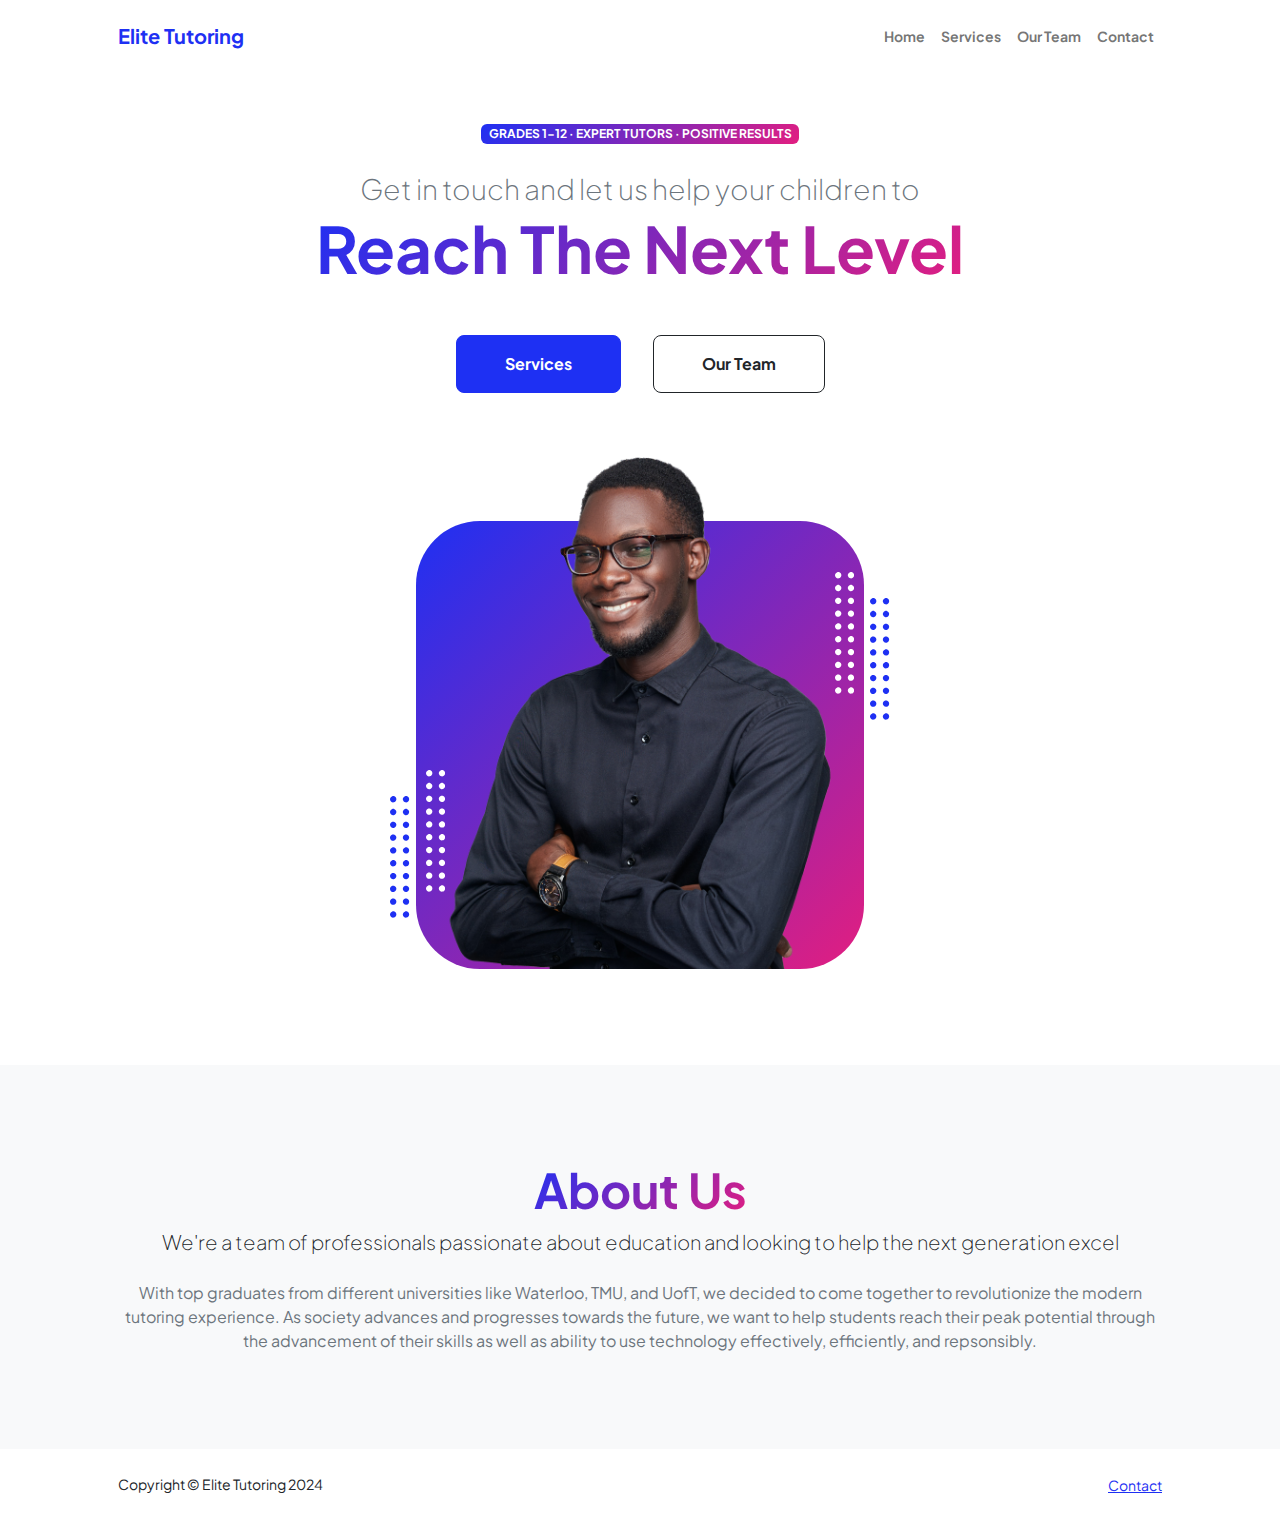
<file: index.html>
<!DOCTYPE html>
<html lang="en">
    <head>
        <meta charset="utf-8" />
        <meta name="viewport" content="width=device-width, initial-scale=1, shrink-to-fit=no" />
        <meta name="description" content="" />
        <meta name="author" content="" />
        <title>Elite Tutoring</title>
        <!-- Favicon-->
        <link rel="icon" type="image/x-icon" href="assets/favicon.ico" />
        <!-- Custom Google font-->
        <link rel="preconnect" href="https://fonts.googleapis.com" />
        <link rel="preconnect" href="https://fonts.gstatic.com" crossorigin />
        <link href="https://fonts.googleapis.com/css2?family=Plus+Jakarta+Sans:wght@100;200;300;400;500;600;700;800;900&amp;display=swap" rel="stylesheet" />
        <!-- Bootstrap icons-->
        <link href="https://cdn.jsdelivr.net/npm/bootstrap-icons@1.8.1/font/bootstrap-icons.css" rel="stylesheet" />
        <!-- Core theme CSS (includes Bootstrap)-->
        <link href="css/styles.css" rel="stylesheet" />
    </head>
    <body class="d-flex flex-column h-100">
        <main class="flex-shrink-0">
            <!-- Navigation-->
            <nav class="navbar navbar-expand-lg navbar-light bg-white py-3">
                <div class="container px-5">
                    <a class="navbar-brand" href="index.html"><span class="fw-bolder text-primary">Elite Tutoring</span></a>
                    <button class="navbar-toggler" type="button" data-bs-toggle="collapse" data-bs-target="#navbarSupportedContent" aria-controls="navbarSupportedContent" aria-expanded="false" aria-label="Toggle navigation"><span class="navbar-toggler-icon"></span></button>
                    <div class="collapse navbar-collapse" id="navbarSupportedContent">
                        <ul class="navbar-nav ms-auto mb-2 mb-lg-0 small fw-bolder">
                            <li class="nav-item"><a class="nav-link" href="index.html">Home</a></li>
                            <li class="nav-item"><a class="nav-link" href="services.html">Services</a></li>
                            <li class="nav-item"><a class="nav-link" href="our_team.html">Our Team</a></li>
                            <li class="nav-item"><a class="nav-link" href="contact.html">Contact</a></li>
                        </ul>
                    </div>
                </div>
            </nav>
            <!-- Header-->
            <header class="py-5">
                <div class="container px-5 pb-5">
                    <div class="row gx-5 align-items-center">
                        <div class="col-xxl-5">
                            <!-- Header text content-->
                            <div class="text-center text-xxl-start">
                                <div class="badge bg-gradient-primary-to-secondary text-white mb-4"><div class="text-uppercase">Grades 1-12 &middot; Expert Tutors &middot; Positive Results</div></div>
                                <div class="fs-3 fw-light text-muted">Get in touch and let us help your children to </div>
                                <h1 class="display-3 fw-bolder mb-5"><span class="text-gradient d-inline">Reach The Next Level</span></h1>
                                <div class="d-grid gap-3 d-sm-flex justify-content-sm-center justify-content-xxl-start mb-3">
                                    <a class="btn btn-primary btn-lg px-5 py-3 me-sm-3 fs-6 fw-bolder" href="services.html">Services</a>
                                    <a class="btn btn-outline-dark btn-lg px-5 py-3 fs-6 fw-bolder" href="our_team.html">Our Team</a>
                                </div>
                            </div>
                        </div>
                        <div class="col-xxl-7">
                            <!-- Header profile picture-->
                            <div class="d-flex justify-content-center mt-5 mt-xxl-0">
                                <div class="profile bg-gradient-primary-to-secondary">
                                    <!-- TIP: For best results, use a photo with a transparent background like the demo example below-->
                                    <!-- Watch a tutorial on how to do this on YouTube (link)-->
                                    <img class="profile-img" src="assets/profile.png" alt="..." />
                                    <div class="dots-1">
                                        <!-- SVG Dots-->
                                        <svg version="1.1" xmlns="http://www.w3.org/2000/svg" xmlns:xlink="http://www.w3.org/1999/xlink" x="0px" y="0px" viewBox="0 0 191.6 1215.4" style="enable-background: new 0 0 191.6 1215.4" xml:space="preserve">
                                            <g transform="translate(0.000000,1280.000000) scale(0.100000,-0.100000)">
                                                <path d="M227.7,12788.6c-105-35-200-141-222-248c-43-206,163-412,369-369c155,32,275,190,260,339c-11,105-90,213-190,262        C383.7,12801.6,289.7,12808.6,227.7,12788.6z"></path>
                                                <path d="M1507.7,12788.6c-151-50-253-216-222-362c25-119,136-230,254-255c194-41,395,142,375,339c-11,105-90,213-190,262        C1663.7,12801.6,1569.7,12808.6,1507.7,12788.6z"></path>
                                                <path d="M227.7,11508.6c-105-35-200-141-222-248c-43-206,163-412,369-369c155,32,275,190,260,339c-11,105-90,213-190,262        C383.7,11521.6,289.7,11528.6,227.7,11508.6z"></path>
                                                <path d="M1507.7,11508.6c-151-50-253-216-222-362c25-119,136-230,254-255c194-41,395,142,375,339c-11,105-90,213-190,262        C1663.7,11521.6,1569.7,11528.6,1507.7,11508.6z"></path>
                                                <path d="M227.7,10228.6c-105-35-200-141-222-248c-43-206,163-412,369-369c155,32,275,190,260,339c-11,105-90,213-190,262        C383.7,10241.6,289.7,10248.6,227.7,10228.6z"></path>
                                                <path d="M1507.7,10228.6c-105-35-200-141-222-248c-43-206,163-412,369-369c155,32,275,190,260,339c-11,105-90,213-190,262        C1663.7,10241.6,1569.7,10248.6,1507.7,10228.6z"></path>
                                                <path d="M227.7,8948.6c-105-35-200-141-222-248c-43-206,163-412,369-369c155,32,275,190,260,339c-11,105-90,213-190,262        C383.7,8961.6,289.7,8968.6,227.7,8948.6z"></path>
                                                <path d="M1507.7,8948.6c-105-35-200-141-222-248c-43-206,163-412,369-369c155,32,275,190,260,339c-11,105-90,213-190,262        C1663.7,8961.6,1569.7,8968.6,1507.7,8948.6z"></path>
                                                <path d="M227.7,7668.6c-105-35-200-141-222-248c-43-206,163-412,369-369c155,32,275,190,260,339c-11,105-90,213-190,262        C383.7,7681.6,289.7,7688.6,227.7,7668.6z"></path>
                                                <path d="M1507.7,7668.6c-105-35-200-141-222-248c-43-206,163-412,369-369c155,32,275,190,260,339c-11,105-90,213-190,262        C1663.7,7681.6,1569.7,7688.6,1507.7,7668.6z"></path>
                                                <path d="M227.7,6388.6c-105-35-200-141-222-248c-43-206,163-412,369-369c155,32,275,190,260,339c-11,105-90,213-190,262        C383.7,6401.6,289.7,6408.6,227.7,6388.6z"></path>
                                                <path d="M1507.7,6388.6c-105-35-200-141-222-248c-43-206,163-412,369-369c155,32,275,190,260,339c-11,105-90,213-190,262        C1663.7,6401.6,1569.7,6408.6,1507.7,6388.6z"></path>
                                                <path d="M227.7,5108.6c-105-35-200-141-222-248c-43-206,163-412,369-369c155,32,275,190,260,339c-11,105-90,213-190,262        C383.7,5121.6,289.7,5128.6,227.7,5108.6z"></path>
                                                <path d="M1507.7,5108.6c-105-35-200-141-222-248c-43-206,163-412,369-369c155,32,275,190,260,339c-11,105-90,213-190,262        C1663.7,5121.6,1569.7,5128.6,1507.7,5108.6z"></path>
                                                <path d="M227.7,3828.6c-105-35-200-141-222-248c-43-206,163-412,369-369c155,32,275,190,260,339c-11,105-90,213-190,262        C383.7,3841.6,289.7,3848.6,227.7,3828.6z"></path>
                                                <path d="M1507.7,3828.6c-105-35-200-141-222-248c-43-206,163-412,369-369c155,32,275,190,260,339c-11,105-90,213-190,262        C1663.7,3841.6,1569.7,3848.6,1507.7,3828.6z"></path>
                                                <path d="M227.7,2548.6c-105-35-200-141-222-248c-43-206,163-412,369-369c155,32,275,190,260,339c-11,105-90,213-190,262        C383.7,2561.6,289.7,2568.6,227.7,2548.6z"></path>
                                                <path d="M1507.7,2548.6c-105-35-200-141-222-248c-43-206,163-412,369-369c155,32,275,190,260,339c-11,105-90,213-190,262        C1663.7,2561.6,1569.7,2568.6,1507.7,2548.6z"></path>
                                                <path d="M227.7,1268.6c-105-35-200-141-222-248c-43-206,163-412,369-369c155,32,275,190,260,339c-11,105-90,213-190,262        C383.7,1281.6,289.7,1288.6,227.7,1268.6z"></path>
                                                <path d="M1507.7,1268.6c-105-35-200-141-222-248c-43-206,163-412,369-369c155,32,275,190,260,339c-11,105-90,213-190,262        C1663.7,1281.6,1569.7,1288.6,1507.7,1268.6z"></path>
                                            </g>
                                        </svg>
                                        <!-- END of SVG dots-->
                                    </div>
                                    <div class="dots-2">
                                        <!-- SVG Dots-->
                                        <svg version="1.1" xmlns="http://www.w3.org/2000/svg" xmlns:xlink="http://www.w3.org/1999/xlink" x="0px" y="0px" viewBox="0 0 191.6 1215.4" style="enable-background: new 0 0 191.6 1215.4" xml:space="preserve">
                                            <g transform="translate(0.000000,1280.000000) scale(0.100000,-0.100000)">
                                                <path d="M227.7,12788.6c-105-35-200-141-222-248c-43-206,163-412,369-369c155,32,275,190,260,339c-11,105-90,213-190,262        C383.7,12801.6,289.7,12808.6,227.7,12788.6z"></path>
                                                <path d="M1507.7,12788.6c-151-50-253-216-222-362c25-119,136-230,254-255c194-41,395,142,375,339c-11,105-90,213-190,262        C1663.7,12801.6,1569.7,12808.6,1507.7,12788.6z"></path>
                                                <path d="M227.7,11508.6c-105-35-200-141-222-248c-43-206,163-412,369-369c155,32,275,190,260,339c-11,105-90,213-190,262        C383.7,11521.6,289.7,11528.6,227.7,11508.6z"></path>
                                                <path d="M1507.7,11508.6c-151-50-253-216-222-362c25-119,136-230,254-255c194-41,395,142,375,339c-11,105-90,213-190,262        C1663.7,11521.6,1569.7,11528.6,1507.7,11508.6z"></path>
                                                <path d="M227.7,10228.6c-105-35-200-141-222-248c-43-206,163-412,369-369c155,32,275,190,260,339c-11,105-90,213-190,262        C383.7,10241.6,289.7,10248.6,227.7,10228.6z"></path>
                                                <path d="M1507.7,10228.6c-105-35-200-141-222-248c-43-206,163-412,369-369c155,32,275,190,260,339c-11,105-90,213-190,262        C1663.7,10241.6,1569.7,10248.6,1507.7,10228.6z"></path>
                                                <path d="M227.7,8948.6c-105-35-200-141-222-248c-43-206,163-412,369-369c155,32,275,190,260,339c-11,105-90,213-190,262        C383.7,8961.6,289.7,8968.6,227.7,8948.6z"></path>
                                                <path d="M1507.7,8948.6c-105-35-200-141-222-248c-43-206,163-412,369-369c155,32,275,190,260,339c-11,105-90,213-190,262        C1663.7,8961.6,1569.7,8968.6,1507.7,8948.6z"></path>
                                                <path d="M227.7,7668.6c-105-35-200-141-222-248c-43-206,163-412,369-369c155,32,275,190,260,339c-11,105-90,213-190,262        C383.7,7681.6,289.7,7688.6,227.7,7668.6z"></path>
                                                <path d="M1507.7,7668.6c-105-35-200-141-222-248c-43-206,163-412,369-369c155,32,275,190,260,339c-11,105-90,213-190,262        C1663.7,7681.6,1569.7,7688.6,1507.7,7668.6z"></path>
                                                <path d="M227.7,6388.6c-105-35-200-141-222-248c-43-206,163-412,369-369c155,32,275,190,260,339c-11,105-90,213-190,262        C383.7,6401.6,289.7,6408.6,227.7,6388.6z"></path>
                                                <path d="M1507.7,6388.6c-105-35-200-141-222-248c-43-206,163-412,369-369c155,32,275,190,260,339c-11,105-90,213-190,262        C1663.7,6401.6,1569.7,6408.6,1507.7,6388.6z"></path>
                                                <path d="M227.7,5108.6c-105-35-200-141-222-248c-43-206,163-412,369-369c155,32,275,190,260,339c-11,105-90,213-190,262        C383.7,5121.6,289.7,5128.6,227.7,5108.6z"></path>
                                                <path d="M1507.7,5108.6c-105-35-200-141-222-248c-43-206,163-412,369-369c155,32,275,190,260,339c-11,105-90,213-190,262        C1663.7,5121.6,1569.7,5128.6,1507.7,5108.6z"></path>
                                                <path d="M227.7,3828.6c-105-35-200-141-222-248c-43-206,163-412,369-369c155,32,275,190,260,339c-11,105-90,213-190,262        C383.7,3841.6,289.7,3848.6,227.7,3828.6z"></path>
                                                <path d="M1507.7,3828.6c-105-35-200-141-222-248c-43-206,163-412,369-369c155,32,275,190,260,339c-11,105-90,213-190,262        C1663.7,3841.6,1569.7,3848.6,1507.7,3828.6z"></path>
                                                <path d="M227.7,2548.6c-105-35-200-141-222-248c-43-206,163-412,369-369c155,32,275,190,260,339c-11,105-90,213-190,262        C383.7,2561.6,289.7,2568.6,227.7,2548.6z"></path>
                                                <path d="M1507.7,2548.6c-105-35-200-141-222-248c-43-206,163-412,369-369c155,32,275,190,260,339c-11,105-90,213-190,262        C1663.7,2561.6,1569.7,2568.6,1507.7,2548.6z"></path>
                                                <path d="M227.7,1268.6c-105-35-200-141-222-248c-43-206,163-412,369-369c155,32,275,190,260,339c-11,105-90,213-190,262        C383.7,1281.6,289.7,1288.6,227.7,1268.6z"></path>
                                                <path d="M1507.7,1268.6c-105-35-200-141-222-248c-43-206,163-412,369-369c155,32,275,190,260,339c-11,105-90,213-190,262        C1663.7,1281.6,1569.7,1288.6,1507.7,1268.6z"></path>
                                            </g>
                                        </svg>
                                        <!-- END of SVG dots-->
                                    </div>
                                    <div class="dots-3">
                                        <!-- SVG Dots-->
                                        <svg version="1.1" xmlns="http://www.w3.org/2000/svg" xmlns:xlink="http://www.w3.org/1999/xlink" x="0px" y="0px" viewBox="0 0 191.6 1215.4" style="enable-background: new 0 0 191.6 1215.4" xml:space="preserve">
                                            <g transform="translate(0.000000,1280.000000) scale(0.100000,-0.100000)">
                                                <path d="M227.7,12788.6c-105-35-200-141-222-248c-43-206,163-412,369-369c155,32,275,190,260,339c-11,105-90,213-190,262        C383.7,12801.6,289.7,12808.6,227.7,12788.6z"></path>
                                                <path d="M1507.7,12788.6c-151-50-253-216-222-362c25-119,136-230,254-255c194-41,395,142,375,339c-11,105-90,213-190,262        C1663.7,12801.6,1569.7,12808.6,1507.7,12788.6z"></path>
                                                <path d="M227.7,11508.6c-105-35-200-141-222-248c-43-206,163-412,369-369c155,32,275,190,260,339c-11,105-90,213-190,262        C383.7,11521.6,289.7,11528.6,227.7,11508.6z"></path>
                                                <path d="M1507.7,11508.6c-151-50-253-216-222-362c25-119,136-230,254-255c194-41,395,142,375,339c-11,105-90,213-190,262        C1663.7,11521.6,1569.7,11528.6,1507.7,11508.6z"></path>
                                                <path d="M227.7,10228.6c-105-35-200-141-222-248c-43-206,163-412,369-369c155,32,275,190,260,339c-11,105-90,213-190,262        C383.7,10241.6,289.7,10248.6,227.7,10228.6z"></path>
                                                <path d="M1507.7,10228.6c-105-35-200-141-222-248c-43-206,163-412,369-369c155,32,275,190,260,339c-11,105-90,213-190,262        C1663.7,10241.6,1569.7,10248.6,1507.7,10228.6z"></path>
                                                <path d="M227.7,8948.6c-105-35-200-141-222-248c-43-206,163-412,369-369c155,32,275,190,260,339c-11,105-90,213-190,262        C383.7,8961.6,289.7,8968.6,227.7,8948.6z"></path>
                                                <path d="M1507.7,8948.6c-105-35-200-141-222-248c-43-206,163-412,369-369c155,32,275,190,260,339c-11,105-90,213-190,262        C1663.7,8961.6,1569.7,8968.6,1507.7,8948.6z"></path>
                                                <path d="M227.7,7668.6c-105-35-200-141-222-248c-43-206,163-412,369-369c155,32,275,190,260,339c-11,105-90,213-190,262        C383.7,7681.6,289.7,7688.6,227.7,7668.6z"></path>
                                                <path d="M1507.7,7668.6c-105-35-200-141-222-248c-43-206,163-412,369-369c155,32,275,190,260,339c-11,105-90,213-190,262        C1663.7,7681.6,1569.7,7688.6,1507.7,7668.6z"></path>
                                                <path d="M227.7,6388.6c-105-35-200-141-222-248c-43-206,163-412,369-369c155,32,275,190,260,339c-11,105-90,213-190,262        C383.7,6401.6,289.7,6408.6,227.7,6388.6z"></path>
                                                <path d="M1507.7,6388.6c-105-35-200-141-222-248c-43-206,163-412,369-369c155,32,275,190,260,339c-11,105-90,213-190,262        C1663.7,6401.6,1569.7,6408.6,1507.7,6388.6z"></path>
                                                <path d="M227.7,5108.6c-105-35-200-141-222-248c-43-206,163-412,369-369c155,32,275,190,260,339c-11,105-90,213-190,262        C383.7,5121.6,289.7,5128.6,227.7,5108.6z"></path>
                                                <path d="M1507.7,5108.6c-105-35-200-141-222-248c-43-206,163-412,369-369c155,32,275,190,260,339c-11,105-90,213-190,262        C1663.7,5121.6,1569.7,5128.6,1507.7,5108.6z"></path>
                                                <path d="M227.7,3828.6c-105-35-200-141-222-248c-43-206,163-412,369-369c155,32,275,190,260,339c-11,105-90,213-190,262        C383.7,3841.6,289.7,3848.6,227.7,3828.6z"></path>
                                                <path d="M1507.7,3828.6c-105-35-200-141-222-248c-43-206,163-412,369-369c155,32,275,190,260,339c-11,105-90,213-190,262        C1663.7,3841.6,1569.7,3848.6,1507.7,3828.6z"></path>
                                                <path d="M227.7,2548.6c-105-35-200-141-222-248c-43-206,163-412,369-369c155,32,275,190,260,339c-11,105-90,213-190,262        C383.7,2561.6,289.7,2568.6,227.7,2548.6z"></path>
                                                <path d="M1507.7,2548.6c-105-35-200-141-222-248c-43-206,163-412,369-369c155,32,275,190,260,339c-11,105-90,213-190,262        C1663.7,2561.6,1569.7,2568.6,1507.7,2548.6z"></path>
                                                <path d="M227.7,1268.6c-105-35-200-141-222-248c-43-206,163-412,369-369c155,32,275,190,260,339c-11,105-90,213-190,262        C383.7,1281.6,289.7,1288.6,227.7,1268.6z"></path>
                                                <path d="M1507.7,1268.6c-105-35-200-141-222-248c-43-206,163-412,369-369c155,32,275,190,260,339c-11,105-90,213-190,262        C1663.7,1281.6,1569.7,1288.6,1507.7,1268.6z"></path>
                                            </g>
                                        </svg>
                                        <!-- END of SVG dots-->
                                    </div>
                                    <div class="dots-4">
                                        <!-- SVG Dots-->
                                        <svg version="1.1" xmlns="http://www.w3.org/2000/svg" xmlns:xlink="http://www.w3.org/1999/xlink" x="0px" y="0px" viewBox="0 0 191.6 1215.4" style="enable-background: new 0 0 191.6 1215.4" xml:space="preserve">
                                            <g transform="translate(0.000000,1280.000000) scale(0.100000,-0.100000)">
                                                <path d="M227.7,12788.6c-105-35-200-141-222-248c-43-206,163-412,369-369c155,32,275,190,260,339c-11,105-90,213-190,262        C383.7,12801.6,289.7,12808.6,227.7,12788.6z"></path>
                                                <path d="M1507.7,12788.6c-151-50-253-216-222-362c25-119,136-230,254-255c194-41,395,142,375,339c-11,105-90,213-190,262        C1663.7,12801.6,1569.7,12808.6,1507.7,12788.6z"></path>
                                                <path d="M227.7,11508.6c-105-35-200-141-222-248c-43-206,163-412,369-369c155,32,275,190,260,339c-11,105-90,213-190,262        C383.7,11521.6,289.7,11528.6,227.7,11508.6z"></path>
                                                <path d="M1507.7,11508.6c-151-50-253-216-222-362c25-119,136-230,254-255c194-41,395,142,375,339c-11,105-90,213-190,262        C1663.7,11521.6,1569.7,11528.6,1507.7,11508.6z"></path>
                                                <path d="M227.7,10228.6c-105-35-200-141-222-248c-43-206,163-412,369-369c155,32,275,190,260,339c-11,105-90,213-190,262        C383.7,10241.6,289.7,10248.6,227.7,10228.6z"></path>
                                                <path d="M1507.7,10228.6c-105-35-200-141-222-248c-43-206,163-412,369-369c155,32,275,190,260,339c-11,105-90,213-190,262        C1663.7,10241.6,1569.7,10248.6,1507.7,10228.6z"></path>
                                                <path d="M227.7,8948.6c-105-35-200-141-222-248c-43-206,163-412,369-369c155,32,275,190,260,339c-11,105-90,213-190,262        C383.7,8961.6,289.7,8968.6,227.7,8948.6z"></path>
                                                <path d="M1507.7,8948.6c-105-35-200-141-222-248c-43-206,163-412,369-369c155,32,275,190,260,339c-11,105-90,213-190,262        C1663.7,8961.6,1569.7,8968.6,1507.7,8948.6z"></path>
                                                <path d="M227.7,7668.6c-105-35-200-141-222-248c-43-206,163-412,369-369c155,32,275,190,260,339c-11,105-90,213-190,262        C383.7,7681.6,289.7,7688.6,227.7,7668.6z"></path>
                                                <path d="M1507.7,7668.6c-105-35-200-141-222-248c-43-206,163-412,369-369c155,32,275,190,260,339c-11,105-90,213-190,262        C1663.7,7681.6,1569.7,7688.6,1507.7,7668.6z"></path>
                                                <path d="M227.7,6388.6c-105-35-200-141-222-248c-43-206,163-412,369-369c155,32,275,190,260,339c-11,105-90,213-190,262        C383.7,6401.6,289.7,6408.6,227.7,6388.6z"></path>
                                                <path d="M1507.7,6388.6c-105-35-200-141-222-248c-43-206,163-412,369-369c155,32,275,190,260,339c-11,105-90,213-190,262        C1663.7,6401.6,1569.7,6408.6,1507.7,6388.6z"></path>
                                                <path d="M227.7,5108.6c-105-35-200-141-222-248c-43-206,163-412,369-369c155,32,275,190,260,339c-11,105-90,213-190,262        C383.7,5121.6,289.7,5128.6,227.7,5108.6z"></path>
                                                <path d="M1507.7,5108.6c-105-35-200-141-222-248c-43-206,163-412,369-369c155,32,275,190,260,339c-11,105-90,213-190,262        C1663.7,5121.6,1569.7,5128.6,1507.7,5108.6z"></path>
                                                <path d="M227.7,3828.6c-105-35-200-141-222-248c-43-206,163-412,369-369c155,32,275,190,260,339c-11,105-90,213-190,262        C383.7,3841.6,289.7,3848.6,227.7,3828.6z"></path>
                                                <path d="M1507.7,3828.6c-105-35-200-141-222-248c-43-206,163-412,369-369c155,32,275,190,260,339c-11,105-90,213-190,262        C1663.7,3841.6,1569.7,3848.6,1507.7,3828.6z"></path>
                                                <path d="M227.7,2548.6c-105-35-200-141-222-248c-43-206,163-412,369-369c155,32,275,190,260,339c-11,105-90,213-190,262        C383.7,2561.6,289.7,2568.6,227.7,2548.6z"></path>
                                                <path d="M1507.7,2548.6c-105-35-200-141-222-248c-43-206,163-412,369-369c155,32,275,190,260,339c-11,105-90,213-190,262        C1663.7,2561.6,1569.7,2568.6,1507.7,2548.6z"></path>
                                                <path d="M227.7,1268.6c-105-35-200-141-222-248c-43-206,163-412,369-369c155,32,275,190,260,339c-11,105-90,213-190,262        C383.7,1281.6,289.7,1288.6,227.7,1268.6z"></path>
                                                <path d="M1507.7,1268.6c-105-35-200-141-222-248c-43-206,163-412,369-369c155,32,275,190,260,339c-11,105-90,213-190,262        C1663.7,1281.6,1569.7,1288.6,1507.7,1268.6z"></path>
                                            </g>
                                        </svg>
                                        <!-- END of SVG dots-->
                                    </div>
                                </div>
                            </div>
                        </div>
                    </div>
                </div>
            </header>
            <!-- About Section-->
            <section class="bg-light py-5">
                <div class="container px-5">
                    <div class="row gx-5 justify-content-center">
                        <div class="col-xxl-8">
                            <div class="text-center my-5">
                                <h2 class="display-5 fw-bolder"><span class="text-gradient d-inline">About Us</span></h2>
                                <p class="lead fw-light mb-4">We're a team of professionals passionate about education and looking to help the next generation excel</p>
                                <p class="text-muted">With top graduates from different universities like Waterloo, TMU, and UofT, we decided to come together to revolutionize the modern tutoring experience. As society advances and progresses towards the future, we want to help students reach their peak potential through the advancement of their skills as well as ability to use technology effectively, efficiently, and repsonsibly.</p>
                            </div>
                        </div>
                    </div>
                </div>
            </section>
        </main>
        <!-- Footer-->
        <footer class="bg-white py-4 mt-auto">
            <div class="container px-5">
                <div class="row align-items-center justify-content-between flex-column flex-sm-row">
                    <div class="col-auto"><div class="small m-0">Copyright &copy; Elite Tutoring 2024</div></div>
                    <div class="col-auto">
                        <a class="small" href="contact.html">Contact</a>
                    </div>
                </div>
            </div>
        </footer>
        <!-- Bootstrap core JS-->
        <script src="https://cdn.jsdelivr.net/npm/bootstrap@5.2.3/dist/js/bootstrap.bundle.min.js"></script>
        <!-- Core theme JS-->
        <script src="js/scripts.js"></script>
    </body>
</html>
</file>
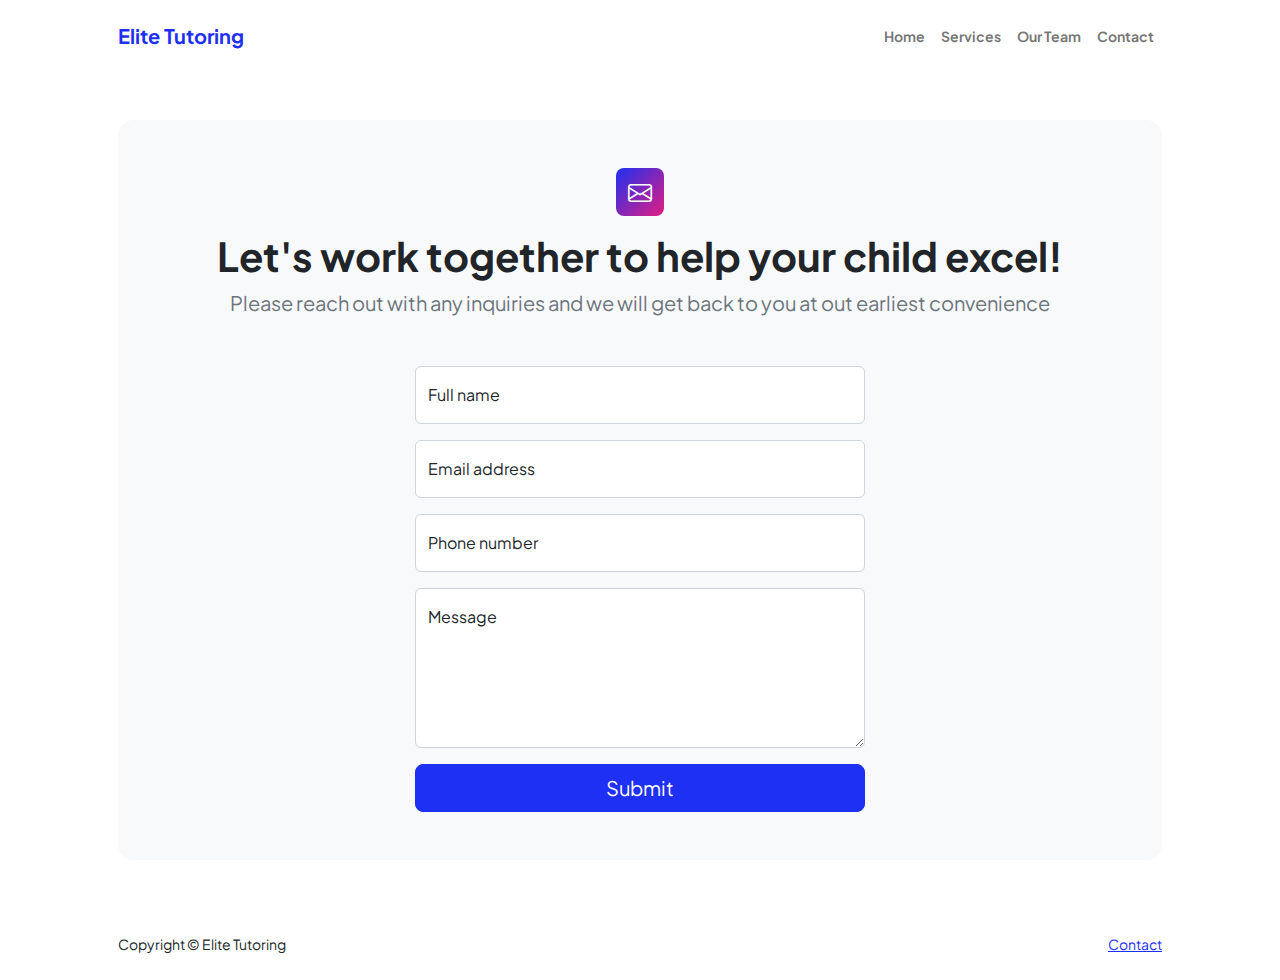
<file: contact.html>
<!DOCTYPE html>
<html lang="en">
    <head>
        <meta charset="utf-8" />
        <meta name="viewport" content="width=device-width, initial-scale=1, shrink-to-fit=no" />
        <meta name="description" content />
        <meta name="author" content />
        <title>Elite Tutoring</title>
        <!-- Favicon-->
        <link rel="icon" type="image/x-icon" href="assets/favicon.ico" />
        <!-- Custom Google font-->
        <link rel="preconnect" href="https://fonts.googleapis.com" />
        <link rel="preconnect" href="https://fonts.gstatic.com" crossorigin />
        <link href="https://fonts.googleapis.com/css2?family=Plus+Jakarta+Sans:wght@100;200;300;400;500;600;700;800;900&amp;display=swap" rel="stylesheet" />
        <!-- Bootstrap icons-->
        <link href="https://cdn.jsdelivr.net/npm/bootstrap-icons@1.8.1/font/bootstrap-icons.css" rel="stylesheet" />
        <!-- Core theme CSS (includes Bootstrap)-->
        <link href="css/styles.css" rel="stylesheet" />
    </head>
    <body class="d-flex flex-column">
        <main class="flex-shrink-0">
            <!-- Navigation-->
            <nav class="navbar navbar-expand-lg navbar-light bg-white py-3">
                <div class="container px-5">
                    <a class="navbar-brand" href="index.html"><span class="fw-bolder text-primary">Elite Tutoring</span></a>
                    <button class="navbar-toggler" type="button" data-bs-toggle="collapse" data-bs-target="#navbarSupportedContent" aria-controls="navbarSupportedContent" aria-expanded="false" aria-label="Toggle navigation"><span class="navbar-toggler-icon"></span></button>
                    <div class="collapse navbar-collapse" id="navbarSupportedContent">
                        <ul class="navbar-nav ms-auto mb-2 mb-lg-0 small fw-bolder">
                            <li class="nav-item"><a class="nav-link" href="index.html">Home</a></li>
                            <li class="nav-item"><a class="nav-link" href="services.html">Services</a></li>
                            <li class="nav-item"><a class="nav-link" href="our_team.html">Our Team</a></li>
                            <li class="nav-item"><a class="nav-link" href="contact.html">Contact</a></li>
                        </ul>
                    </div>
                </div>
            </nav>
            <!-- Page content-->
            <section class="py-5">
                <div class="container px-5">
                    <!-- Contact form-->
                    <div class="bg-light rounded-4 py-5 px-4 px-md-5">
                        <div class="text-center mb-5">
                            <div class="feature bg-primary bg-gradient-primary-to-secondary text-white rounded-3 mb-3"><i class="bi bi-envelope"></i></div>
                            <h1 class="fw-bolder">Let's work together to help your child excel!</h1>
                            <p class="lead fw-normal text-muted mb-0">Please reach out with any inquiries and we will get back to you at out earliest convenience</p>
                        </div>
                        
                        <div class="row gx-5 justify-content-center">
                            <div class="col-lg-8 col-xl-6">
                                <!-- * * * * * * * * * * * * * * *-->
                                <!-- * * SB Forms Contact Form * *-->
                                <!-- * * * * * * * * * * * * * * *-->
                                <!-- This form is pre-integrated with SB Forms.-->
                                <!-- To make this form functional, sign up at-->
                                <!-- https://startbootstrap.com/solution/contact-forms-->
                                <!-- to get an API token!-->
                                <form id="contactForm" onsubmit="generateEmail(event)">
                                    <!-- Name input-->
                                    <div class="form-floating mb-3">
                                        <input class="form-control" name="full-name" id="name" type="text" placeholder="Enter your name..." data-sb-validations="required" />
                                        <label for="name">Full name</label>
                                        <div class="invalid-feedback" data-sb-feedback="name:required">A name is required.</div>
                                    </div>
                                    <!-- Email address input-->
                                    <div class="form-floating mb-3">
                                        <input class="form-control" id="email" type="email" placeholder="name@example.com" data-sb-validations="required,email" />
                                        <label for="email">Email address</label>
                                        <div class="invalid-feedback" data-sb-feedback="email:required">An email is required.</div>
                                        <div class="invalid-feedback" data-sb-feedback="email:email">Email is not valid.</div>
                                    </div>
                                    <!-- Phone number input-->
                                    <div class="form-floating mb-3">
                                        <input class="form-control" id="phone" type="tel" placeholder="(123) 456-7890" data-sb-validations="required" />
                                        <label for="phone">Phone number</label>
                                        <div class="invalid-feedback" data-sb-feedback="phone:required">A phone number is required.</div>
                                    </div>
                                    <!-- Message input-->
                                    <div class="form-floating mb-3">
                                        <textarea class="form-control" id="message" type="text" placeholder="Enter your message here..." style="height: 10rem" data-sb-validations="required"></textarea>
                                        <label for="message">Message</label>
                                        <div class="invalid-feedback" data-sb-feedback="message:required">A message is required.</div>
                                    </div>
                                    <div class="d-grid"><button class="btn btn-primary btn-lg " id="submitButton" type="submit">Submit</button></div>
                                </form>
                                <script>
                                    function generateEmail(event) {
                                        event.preventDefault(); // Prevent form submission
                                        
                                        const name = document.getElementById('name').value;
                                        const email = document.getElementById('email').value;
                                        const phone = document.getElementById('phone').value;
                                        const message = document.getElementById('message').value;
    
                                        const subject = encodeURIComponent('EliteTutoring Inquiry');
                                        const body = encodeURIComponent(`Name: ${name}\nEmail: ${email}\nPhone: ${phone}\nMessage: ${message}`);
    
                                        const mailtoLink = `mailto:elitetutoringpeel@gmail.com?subject=${subject}&body=${body}`;
                                        window.location.href = mailtoLink; // Open the mail client
                                    }
                                </script>
                            </div>
                        </div>
                    </div>
                </div>
            </section>
        </main>
        <!-- Footer-->
        <footer class="bg-white py-4 mt-auto">
            <div class="container px-5">
                <div class="row align-items-center justify-content-between flex-column flex-sm-row">
                    <div class="col-auto"><div class="small m-0">Copyright &copy; Elite Tutoring</div></div>
                    <div class="col-auto">
                        <a class="small" href="contact.html">Contact</a>
                    </div>
                </div>
            </div>
        </footer>
        <!-- Bootstrap core JS-->
        <script src="https://cdn.jsdelivr.net/npm/bootstrap@5.2.3/dist/js/bootstrap.bundle.min.js"></script>
        <!-- Core theme JS-->
        <script src="js/scripts.js"></script>
        <!-- * * * * * * * * * * * * * * * * * * * * * * * * * * * * * * * * * * * * * * * *-->
        <!-- * *                               SB Forms JS                               * *-->
        <!-- * * Activate your form at https://startbootstrap.com/solution/contact-forms * *-->
        <!-- * * * * * * * * * * * * * * * * * * * * * * * * * * * * * * * * * * * * * * * *-->
        <script src="https://cdn.startbootstrap.com/sb-forms-latest.js"></script>
    </body>
</html>
</file>
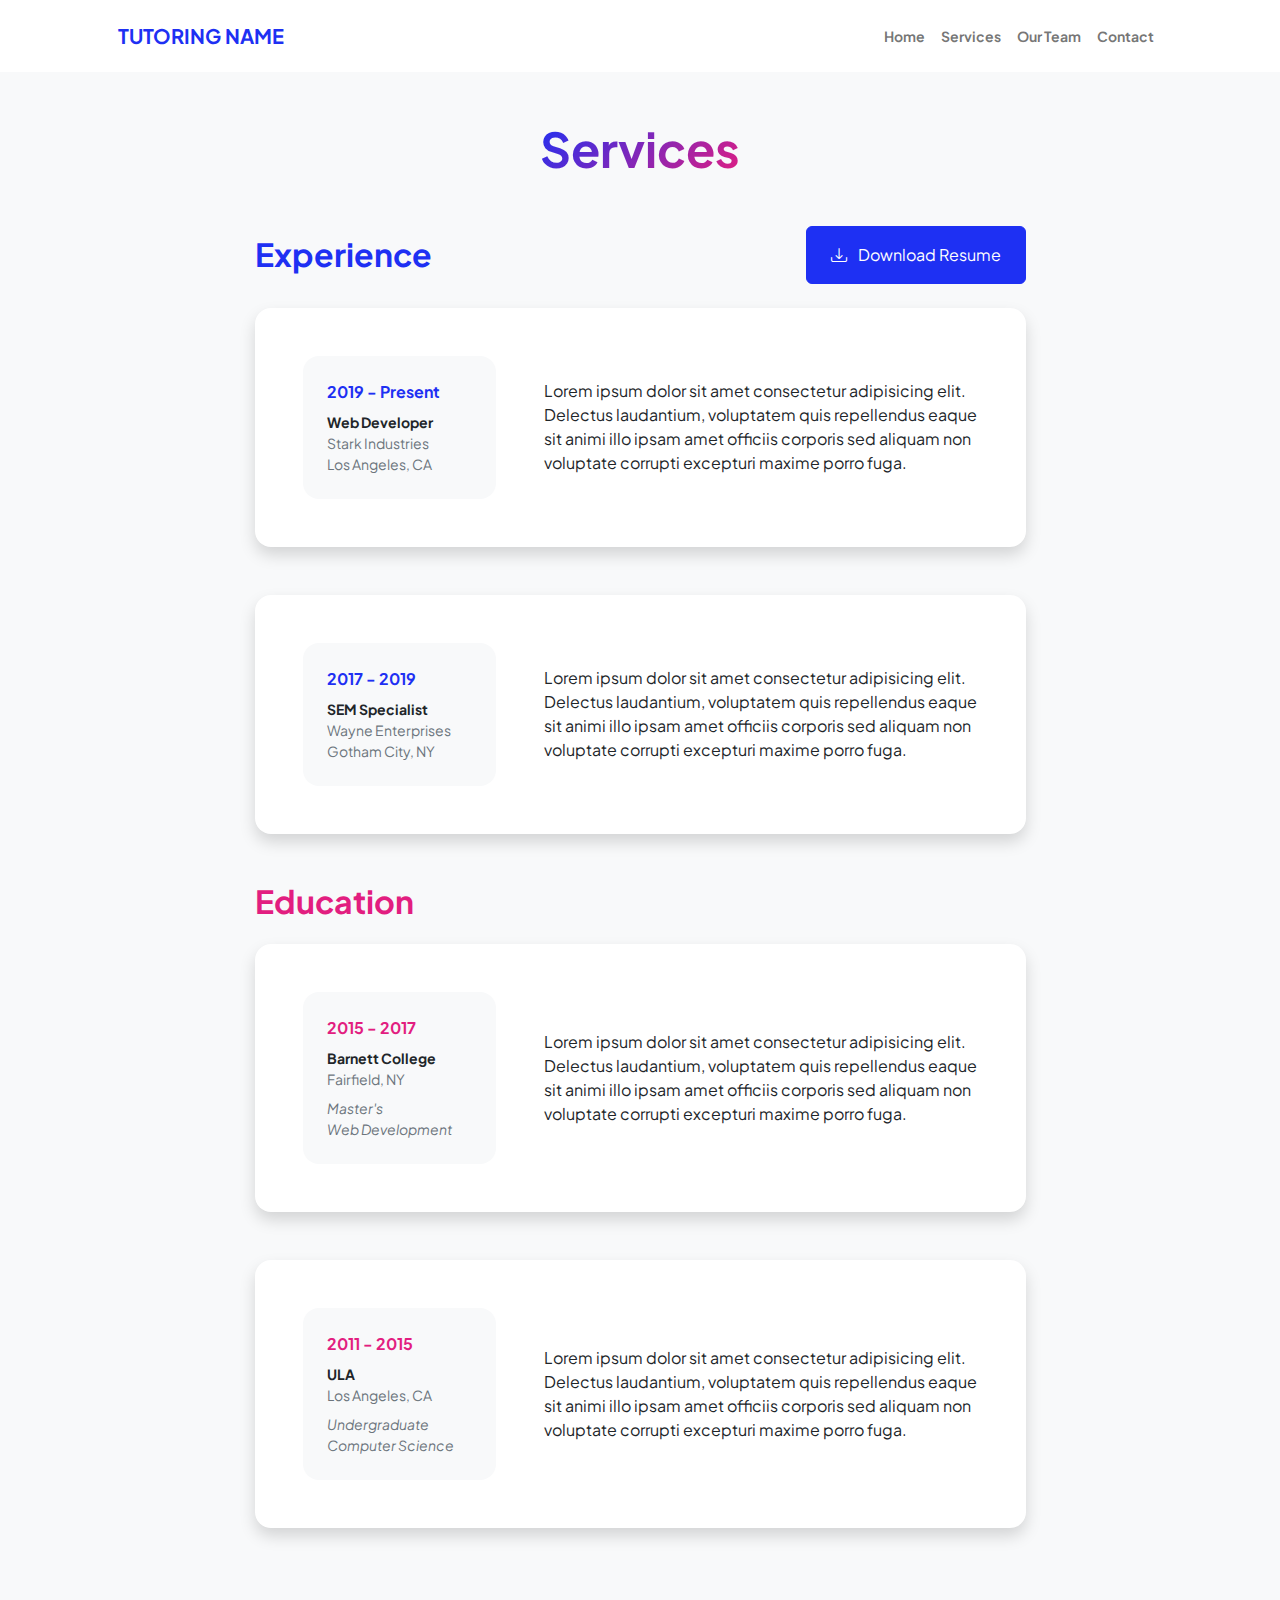
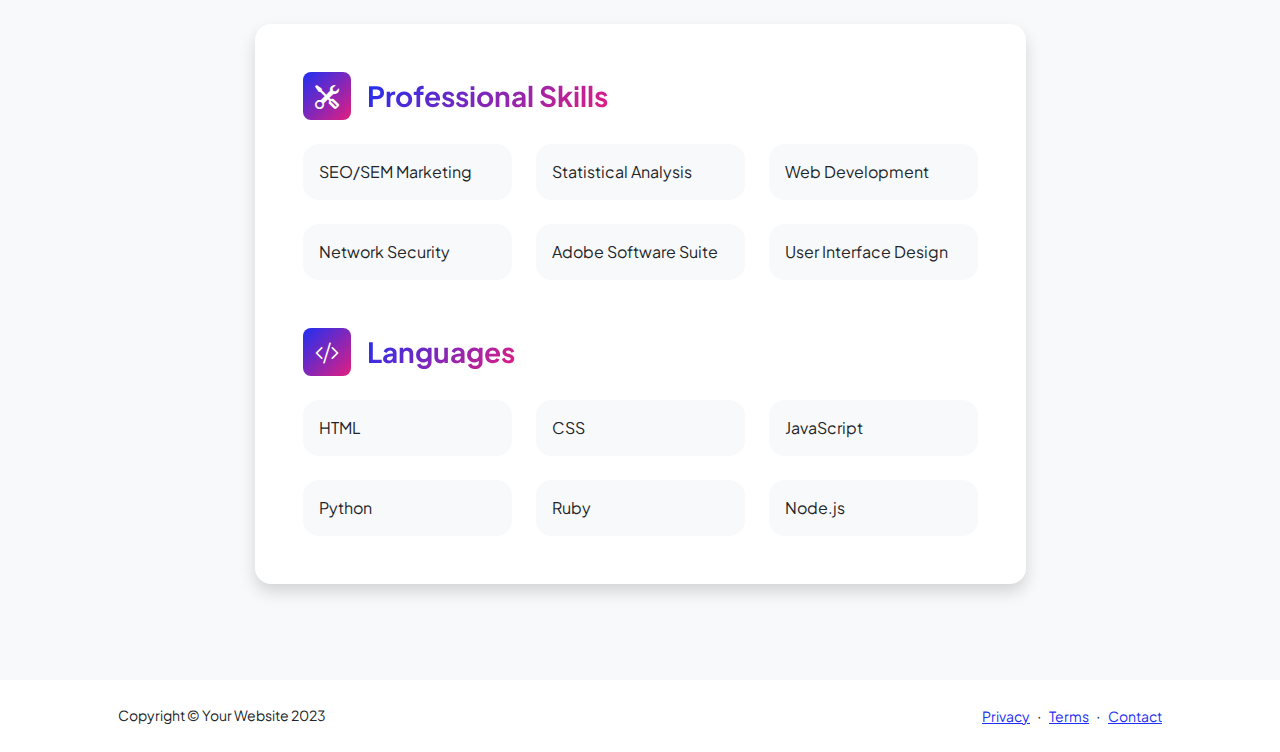
<file: resume.html>
<!DOCTYPE html>
<html lang="en">
    <head>
        <meta charset="utf-8" />
        <meta name="viewport" content="width=device-width, initial-scale=1, shrink-to-fit=no" />
        <meta name="description" content="" />
        <meta name="author" content="" />
        <title>TUTORING BUSINESS TITLE</title>
        <!-- Favicon-->
        <link rel="icon" type="image/x-icon" href="assets/favicon.ico" />
        <!-- Custom Google font-->
        <link rel="preconnect" href="https://fonts.googleapis.com" />
        <link rel="preconnect" href="https://fonts.gstatic.com" crossorigin />
        <link href="https://fonts.googleapis.com/css2?family=Plus+Jakarta+Sans:wght@100;200;300;400;500;600;700;800;900&amp;display=swap" rel="stylesheet" />
        <!-- Bootstrap icons-->
        <link href="https://cdn.jsdelivr.net/npm/bootstrap-icons@1.8.1/font/bootstrap-icons.css" rel="stylesheet" />
        <!-- Core theme CSS (includes Bootstrap)-->
        <link href="css/styles.css" rel="stylesheet" />
    </head>
    <body class="d-flex flex-column h-100 bg-light">
        <main class="flex-shrink-0">
            <!-- Navigation-->
            <nav class="navbar navbar-expand-lg navbar-light bg-white py-3">
                <div class="container px-5">
                    <a class="navbar-brand" href="index.html"><span class="fw-bolder text-primary">TUTORING NAME</span></a>
                    <button class="navbar-toggler" type="button" data-bs-toggle="collapse" data-bs-target="#navbarSupportedContent" aria-controls="navbarSupportedContent" aria-expanded="false" aria-label="Toggle navigation"><span class="navbar-toggler-icon"></span></button>
                    <div class="collapse navbar-collapse" id="navbarSupportedContent">
                        <ul class="navbar-nav ms-auto mb-2 mb-lg-0 small fw-bolder">
                            <li class="nav-item"><a class="nav-link" href="index.html">Home</a></li>
                            <li class="nav-item"><a class="nav-link" href="resume.html">Services</a></li>
                            <li class="nav-item"><a class="nav-link" href="projects.html">Our Team</a></li>
                            <li class="nav-item"><a class="nav-link" href="contact.html">Contact</a></li>
                        </ul>
                    </div>
                </div>
            </nav>
            <!-- Page Content-->
            <div class="container px-5 my-5">
                <div class="text-center mb-5">
                    <h1 class="display-5 fw-bolder mb-0"><span class="text-gradient d-inline">Services</span></h1>
                </div>
                <div class="row gx-5 justify-content-center">
                    <div class="col-lg-11 col-xl-9 col-xxl-8">
                        <!-- Experience Section-->
                        <section>
                            <div class="d-flex align-items-center justify-content-between mb-4">
                                <h2 class="text-primary fw-bolder mb-0">Experience</h2>
                                <!-- Download resume button-->
                                <!-- Note: Set the link href target to a PDF file within your project-->
                                <a class="btn btn-primary px-4 py-3" href="#!">
                                    <div class="d-inline-block bi bi-download me-2"></div>
                                    Download Resume
                                </a>
                            </div>
                            <!-- Experience Card 1-->
                            <div class="card shadow border-0 rounded-4 mb-5">
                                <div class="card-body p-5">
                                    <div class="row align-items-center gx-5">
                                        <div class="col text-center text-lg-start mb-4 mb-lg-0">
                                            <div class="bg-light p-4 rounded-4">
                                                <div class="text-primary fw-bolder mb-2">2019 - Present</div>
                                                <div class="small fw-bolder">Web Developer</div>
                                                <div class="small text-muted">Stark Industries</div>
                                                <div class="small text-muted">Los Angeles, CA</div>
                                            </div>
                                        </div>
                                        <div class="col-lg-8"><div>Lorem ipsum dolor sit amet consectetur adipisicing elit. Delectus laudantium, voluptatem quis repellendus eaque sit animi illo ipsam amet officiis corporis sed aliquam non voluptate corrupti excepturi maxime porro fuga.</div></div>
                                    </div>
                                </div>
                            </div>
                            <!-- Experience Card 2-->
                            <div class="card shadow border-0 rounded-4 mb-5">
                                <div class="card-body p-5">
                                    <div class="row align-items-center gx-5">
                                        <div class="col text-center text-lg-start mb-4 mb-lg-0">
                                            <div class="bg-light p-4 rounded-4">
                                                <div class="text-primary fw-bolder mb-2">2017 - 2019</div>
                                                <div class="small fw-bolder">SEM Specialist</div>
                                                <div class="small text-muted">Wayne Enterprises</div>
                                                <div class="small text-muted">Gotham City, NY</div>
                                            </div>
                                        </div>
                                        <div class="col-lg-8"><div>Lorem ipsum dolor sit amet consectetur adipisicing elit. Delectus laudantium, voluptatem quis repellendus eaque sit animi illo ipsam amet officiis corporis sed aliquam non voluptate corrupti excepturi maxime porro fuga.</div></div>
                                    </div>
                                </div>
                            </div>
                        </section>
                        <!-- Education Section-->
                        <section>
                            <h2 class="text-secondary fw-bolder mb-4">Education</h2>
                            <!-- Education Card 1-->
                            <div class="card shadow border-0 rounded-4 mb-5">
                                <div class="card-body p-5">
                                    <div class="row align-items-center gx-5">
                                        <div class="col text-center text-lg-start mb-4 mb-lg-0">
                                            <div class="bg-light p-4 rounded-4">
                                                <div class="text-secondary fw-bolder mb-2">2015 - 2017</div>
                                                <div class="mb-2">
                                                    <div class="small fw-bolder">Barnett College</div>
                                                    <div class="small text-muted">Fairfield, NY</div>
                                                </div>
                                                <div class="fst-italic">
                                                    <div class="small text-muted">Master's</div>
                                                    <div class="small text-muted">Web Development</div>
                                                </div>
                                            </div>
                                        </div>
                                        <div class="col-lg-8"><div>Lorem ipsum dolor sit amet consectetur adipisicing elit. Delectus laudantium, voluptatem quis repellendus eaque sit animi illo ipsam amet officiis corporis sed aliquam non voluptate corrupti excepturi maxime porro fuga.</div></div>
                                    </div>
                                </div>
                            </div>
                            <!-- Education Card 2-->
                            <div class="card shadow border-0 rounded-4 mb-5">
                                <div class="card-body p-5">
                                    <div class="row align-items-center gx-5">
                                        <div class="col text-center text-lg-start mb-4 mb-lg-0">
                                            <div class="bg-light p-4 rounded-4">
                                                <div class="text-secondary fw-bolder mb-2">2011 - 2015</div>
                                                <div class="mb-2">
                                                    <div class="small fw-bolder">ULA</div>
                                                    <div class="small text-muted">Los Angeles, CA</div>
                                                </div>
                                                <div class="fst-italic">
                                                    <div class="small text-muted">Undergraduate</div>
                                                    <div class="small text-muted">Computer Science</div>
                                                </div>
                                            </div>
                                        </div>
                                        <div class="col-lg-8"><div>Lorem ipsum dolor sit amet consectetur adipisicing elit. Delectus laudantium, voluptatem quis repellendus eaque sit animi illo ipsam amet officiis corporis sed aliquam non voluptate corrupti excepturi maxime porro fuga.</div></div>
                                    </div>
                                </div>
                            </div>
                        </section>
                        <!-- Divider-->
                        <div class="pb-5"></div>
                        <!-- Skills Section-->
                        <section>
                            <!-- Skillset Card-->
                            <div class="card shadow border-0 rounded-4 mb-5">
                                <div class="card-body p-5">
                                    <!-- Professional skills list-->
                                    <div class="mb-5">
                                        <div class="d-flex align-items-center mb-4">
                                            <div class="feature bg-primary bg-gradient-primary-to-secondary text-white rounded-3 me-3"><i class="bi bi-tools"></i></div>
                                            <h3 class="fw-bolder mb-0"><span class="text-gradient d-inline">Professional Skills</span></h3>
                                        </div>
                                        <div class="row row-cols-1 row-cols-md-3 mb-4">
                                            <div class="col mb-4 mb-md-0"><div class="d-flex align-items-center bg-light rounded-4 p-3 h-100">SEO/SEM Marketing</div></div>
                                            <div class="col mb-4 mb-md-0"><div class="d-flex align-items-center bg-light rounded-4 p-3 h-100">Statistical Analysis</div></div>
                                            <div class="col"><div class="d-flex align-items-center bg-light rounded-4 p-3 h-100">Web Development</div></div>
                                        </div>
                                        <div class="row row-cols-1 row-cols-md-3">
                                            <div class="col mb-4 mb-md-0"><div class="d-flex align-items-center bg-light rounded-4 p-3 h-100">Network Security</div></div>
                                            <div class="col mb-4 mb-md-0"><div class="d-flex align-items-center bg-light rounded-4 p-3 h-100">Adobe Software Suite</div></div>
                                            <div class="col"><div class="d-flex align-items-center bg-light rounded-4 p-3 h-100">User Interface Design</div></div>
                                        </div>
                                    </div>
                                    <!-- Languages list-->
                                    <div class="mb-0">
                                        <div class="d-flex align-items-center mb-4">
                                            <div class="feature bg-primary bg-gradient-primary-to-secondary text-white rounded-3 me-3"><i class="bi bi-code-slash"></i></div>
                                            <h3 class="fw-bolder mb-0"><span class="text-gradient d-inline">Languages</span></h3>
                                        </div>
                                        <div class="row row-cols-1 row-cols-md-3 mb-4">
                                            <div class="col mb-4 mb-md-0"><div class="d-flex align-items-center bg-light rounded-4 p-3 h-100">HTML</div></div>
                                            <div class="col mb-4 mb-md-0"><div class="d-flex align-items-center bg-light rounded-4 p-3 h-100">CSS</div></div>
                                            <div class="col"><div class="d-flex align-items-center bg-light rounded-4 p-3 h-100">JavaScript</div></div>
                                        </div>
                                        <div class="row row-cols-1 row-cols-md-3">
                                            <div class="col mb-4 mb-md-0"><div class="d-flex align-items-center bg-light rounded-4 p-3 h-100">Python</div></div>
                                            <div class="col mb-4 mb-md-0"><div class="d-flex align-items-center bg-light rounded-4 p-3 h-100">Ruby</div></div>
                                            <div class="col"><div class="d-flex align-items-center bg-light rounded-4 p-3 h-100">Node.js</div></div>
                                        </div>
                                    </div>
                                </div>
                            </div>
                        </section>
                    </div>
                </div>
            </div>
        </main>
        <!-- Footer-->
        <footer class="bg-white py-4 mt-auto">
            <div class="container px-5">
                <div class="row align-items-center justify-content-between flex-column flex-sm-row">
                    <div class="col-auto"><div class="small m-0">Copyright &copy; Your Website 2023</div></div>
                    <div class="col-auto">
                        <a class="small" href="#!">Privacy</a>
                        <span class="mx-1">&middot;</span>
                        <a class="small" href="#!">Terms</a>
                        <span class="mx-1">&middot;</span>
                        <a class="small" href="#!">Contact</a>
                    </div>
                </div>
            </div>
        </footer>
        <!-- Bootstrap core JS-->
        <script src="https://cdn.jsdelivr.net/npm/bootstrap@5.2.3/dist/js/bootstrap.bundle.min.js"></script>
        <!-- Core theme JS-->
        <script src="js/scripts.js"></script>
    </body>
</html>
</file>
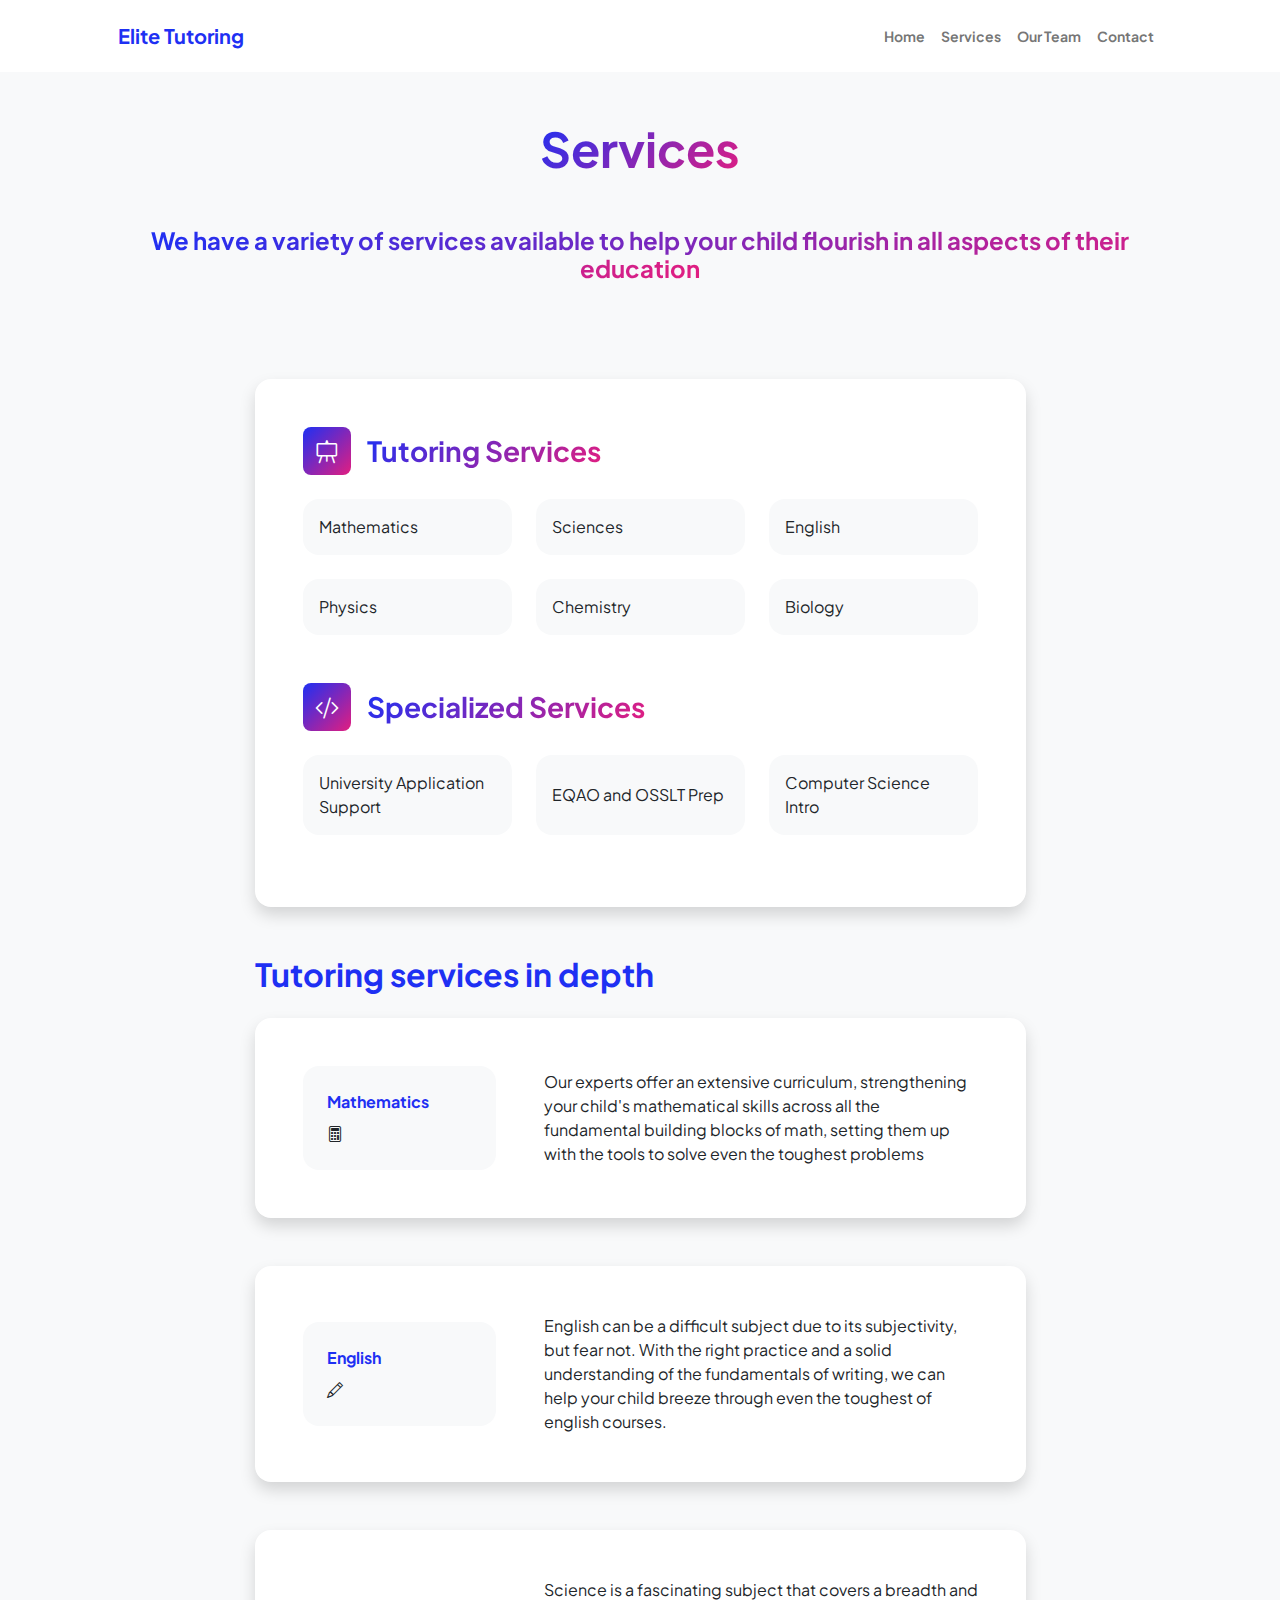
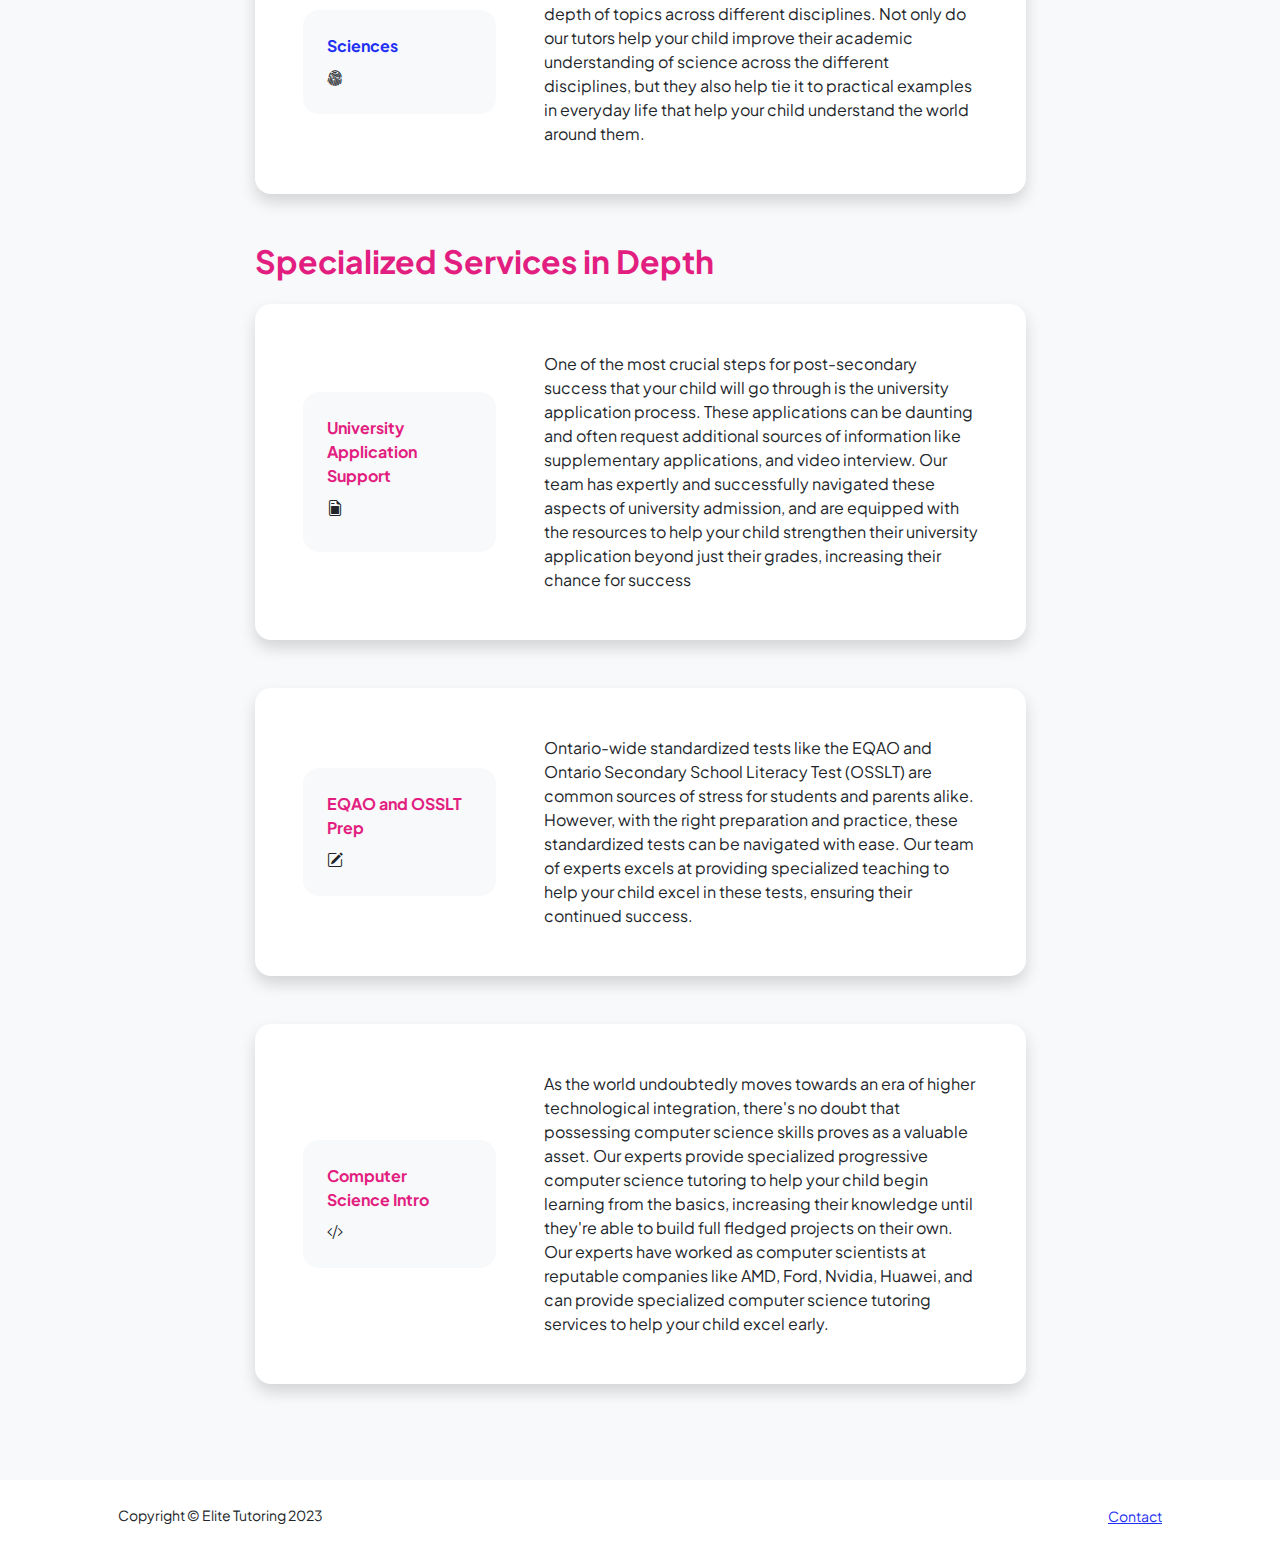
<file: services.html>
<!DOCTYPE html>
<html lang="en">
    <head>
        <meta charset="utf-8" />
        <meta name="viewport" content="width=device-width, initial-scale=1, shrink-to-fit=no" />
        <meta name="description" content="" />
        <meta name="author" content="" />
        <title>Elite Tutoring</title>
        <!-- Favicon-->
        <link rel="icon" type="image/x-icon" href="assets/favicon.ico" />
        <!-- Custom Google font-->
        <link rel="preconnect" href="https://fonts.googleapis.com" />
        <link rel="preconnect" href="https://fonts.gstatic.com" crossorigin />
        <link href="https://fonts.googleapis.com/css2?family=Plus+Jakarta+Sans:wght@100;200;300;400;500;600;700;800;900&amp;display=swap" rel="stylesheet" />
        <!-- Bootstrap icons-->
        <link href="https://cdn.jsdelivr.net/npm/bootstrap-icons@1.8.1/font/bootstrap-icons.css" rel="stylesheet" />
        <!-- Core theme CSS (includes Bootstrap)-->
        <link href="css/styles.css" rel="stylesheet" />
    </head>
    <body class="d-flex flex-column h-100 bg-light">
        <main class="flex-shrink-0">
            <!-- Navigation-->
            <nav class="navbar navbar-expand-lg navbar-light bg-white py-3">
                <div class="container px-5">
                    <a class="navbar-brand" href="index.html"><span class="fw-bolder text-primary">Elite Tutoring</span></a>
                    <button class="navbar-toggler" type="button" data-bs-toggle="collapse" data-bs-target="#navbarSupportedContent" aria-controls="navbarSupportedContent" aria-expanded="false" aria-label="Toggle navigation"><span class="navbar-toggler-icon"></span></button>
                    <div class="collapse navbar-collapse" id="navbarSupportedContent">
                        <ul class="navbar-nav ms-auto mb-2 mb-lg-0 small fw-bolder">
                            <li class="nav-item"><a class="nav-link" href="index.html">Home</a></li>
                            <li class="nav-item"><a class="nav-link" href="services.html">Services</a></li>
                            <li class="nav-item"><a class="nav-link" href="our_team.html">Our Team</a></li>
                            <li class="nav-item"><a class="nav-link" href="contact.html">Contact</a></li>
                        </ul>
                    </div>
                </div>
            </nav>
            <!-- Page Content-->
            <div class="container px-5 my-5">
                <div class="text-center mb-5">
                    <h1 class="display-5 fw-bolder mb-0"><span class="text-gradient d-inline">Services</span></h1>
                </div>
                <div class="text-center mb-5">
                    <h4 class="fw-bolder mb-0"><span class="text-gradient d-inline">
                        We have a variety of services available to help your child flourish in all aspects of their education
                    </span></h4>
                </div>
                <div class="row gx-5 justify-content-center">
                    <div class="col-lg-11 col-xl-9 col-xxl-8">
                        <div class="pb-5"></div>
                        <!-- Skills Section-->
                        <section>
                            <!-- Skillset Card-->
                            <div class="card shadow border-0 rounded-4 mb-5">
                                <div class="card-body p-5">
                                    <!-- Professional skills list-->
                                    <div class="mb-5">
                                        <div class="d-flex align-items-center mb-4">
                                            <div class="feature bg-primary bg-gradient-primary-to-secondary text-white rounded-3 me-3"><i class="bi bi-easel"></i></div>
                                            <h3 class="fw-bolder mb-0"><span class="text-gradient d-inline">Tutoring Services</span></h3>
                                        </div>
                                        <div class="row row-cols-1 row-cols-md-3 mb-4">
                                            <div class="col mb-4 mb-md-0"><div class="d-flex align-items-center bg-light rounded-4 p-3 h-100">Mathematics</div></div>
                                            <div class="col mb-4 mb-md-0"><div class="d-flex align-items-center bg-light rounded-4 p-3 h-100">Sciences</div></div>
                                            <div class="col"><div class="d-flex align-items-center bg-light rounded-4 p-3 h-100">English</div></div>
                                        </div>
                                        <div class="row row-cols-1 row-cols-md-3 mb-4">
                                            <div class="col mb-4 mb-md-0"><div class="d-flex align-items-center bg-light rounded-4 p-3 h-100">Physics</div></div>
                                            <div class="col mb-4 mb-md-0"><div class="d-flex align-items-center bg-light rounded-4 p-3 h-100">Chemistry</div></div>
                                            <div class="col"><div class="d-flex align-items-center bg-light rounded-4 p-3 h-100">Biology</div></div>
                                        </div>
                                    </div>
                                    <!-- Languages list-->
                                    <div class="mb-0">
                                        <div class="d-flex align-items-center mb-4">
                                            <div class="feature bg-primary bg-gradient-primary-to-secondary text-white rounded-3 me-3"><i class="bi bi-code-slash"></i></div>
                                            <h3 class="fw-bolder mb-0"><span class="text-gradient d-inline">Specialized Services</span></h3>
                                        </div>
                                        <div class="row row-cols-1 row-cols-md-3 mb-4">
                                            <div class="col mb-4 mb-md-0"><div class="d-flex align-items-center bg-light rounded-4 p-3 h-100">University Application Support</div></div>
                                            <div class="col mb-4 mb-md-0"><div class="d-flex align-items-center bg-light rounded-4 p-3 h-100">EQAO and OSSLT Prep</div></div>
                                            <div class="col"><div class="d-flex align-items-center bg-light rounded-4 p-3 h-100">Computer Science Intro</div></div>
                                        </div>
                                    </div>
                                </div>
                            </div>
                        </section>
                        <!-- Experience Section-->
                        <section>
                            <div class="d-flex align-items-center justify-content-between mb-4">
                                <h2 class="text-primary fw-bolder mb-0">Tutoring services in depth</h2>
                            </div>
                            <!-- Experience Card 1-->
                            <div class="card shadow border-0 rounded-4 mb-5">
                                <div class="card-body p-5">
                                    <div class="row align-items-center gx-5">
                                        <div class="col text-center text-lg-start mb-4 mb-lg-0">
                                            <div class="bg-light p-4 rounded-4">
                                                <div class="text-primary fw-bolder mb-2">Mathematics</div>
                                                <i class="bi bi-calculator h6"></i>
                                            </div>
                                        </div>
                                        <div class="col-lg-8"><div>Our experts offer an extensive curriculum, strengthening your child's 
                                            mathematical skills across all the fundamental building blocks of math, setting them up with the tools
                                            to solve even the toughest problems
                                        </div></div>
                                    </div>
                                </div>
                            </div>
                            <!-- Experience Card 2-->
                            <div class="card shadow border-0 rounded-4 mb-5">
                                <div class="card-body p-5">
                                    <div class="row align-items-center gx-5">
                                        <div class="col text-center text-lg-start mb-4 mb-lg-0">
                                            <div class="bg-light p-4 rounded-4">
                                                <div class="text-primary fw-bolder mb-2">English</div>
                                                <i class="bi bi-pencil h6"></i>
                                            </div>
                                        </div>
                                        <div class="col-lg-8"><div>English can be a difficult subject due to its subjectivity, but fear not. With the
                                            right practice and a solid understanding of the fundamentals of writing, we can help your child breeze
                                            through even the toughest of english courses.
                                        </div></div>
                                    </div>
                                </div>
                            </div>
                            <!-- Experience Card 2-->
                            <div class="card shadow border-0 rounded-4 mb-5">
                                <div class="card-body p-5">
                                    <div class="row align-items-center gx-5">
                                        <div class="col text-center text-lg-start mb-4 mb-lg-0">
                                            <div class="bg-light p-4 rounded-4">
                                                <div class="text-primary fw-bolder mb-2">Sciences</div>
                                                <i class="bi bi-fingerprint h6"></i>
                                            </div>
                                        </div>
                                        <div class="col-lg-8"><div>Science is a fascinating subject that covers a breadth and depth of topics across different disciplines.
                                            Not only do our tutors help your child improve their academic understanding of science across the different disciplines, but they
                                            also help tie it to practical examples in everyday life that help your child understand the world around them.
                                        </div></div>
                                    </div>
                                </div>
                            </div>
                        </section>
                        <!-- Education Section-->
                        <section>
                            <h2 class="text-secondary fw-bolder mb-4">Specialized Services in Depth</h2>
                            <!-- Education Card 1-->
                            <div class="card shadow border-0 rounded-4 mb-5">
                                <div class="card-body p-5">
                                    <div class="row align-items-center gx-5">
                                        <div class="col text-center text-lg-start mb-4 mb-lg-0">
                                            <div class="bg-light p-4 rounded-4">
                                                <div class="text-secondary fw-bolder mb-2">University Application Support</div>
                                                <div class="mb-2">
                                                    <i class="bi bi-file-earmark-post h6"></i>
                                                </div>
                                            </div>
                                        </div>
                                        <div class="col-lg-8"><div>One of the most crucial steps for post-secondary success that your child will go through is the university application process.
                                            These applications can be daunting and often request additional sources of information like supplementary applications, and video interview.
                                            Our team has expertly and successfully navigated these aspects of university admission, and are equipped with the resources to help
                                            your child strengthen their university application beyond just their grades, increasing their chance for success
                                        </div></div>
                                    </div>
                                </div>
                            </div>
                            <!-- Education Card 2-->
                            <div class="card shadow border-0 rounded-4 mb-5">
                                <div class="card-body p-5">
                                    <div class="row align-items-center gx-5">
                                        <div class="col text-center text-lg-start mb-4 mb-lg-0">
                                            <div class="bg-light p-4 rounded-4">
                                                <div class="text-secondary fw-bolder mb-2">EQAO and OSSLT Prep</div>
                                                <i class="bi bi-pencil-square h6"></i>
                                            </div>
                                        </div>
                                        <div class="col-lg-8"><div>Ontario-wide standardized tests like the EQAO and  Ontario Secondary School Literacy Test (OSSLT) are common
                                            sources of stress for students and parents alike. However, with the right preparation and practice, these standardized tests can be navigated with ease.
                                            Our team of experts excels at providing specialized teaching to help your child excel in these tests, ensuring their continued success.
                                        </div></div>
                                    </div>
                                </div>
                            </div>
                            <!-- Education Card 2-->
                            <div class="card shadow border-0 rounded-4 mb-5">
                                <div class="card-body p-5">
                                    <div class="row align-items-center gx-5">
                                        <div class="col text-center text-lg-start mb-4 mb-lg-0">
                                            <div class="bg-light p-4 rounded-4">
                                                <div class="text-secondary fw-bolder mb-2">Computer Science Intro</div>
                                                <i class="bi bi-code-slash h6"></i>
                                            </div>
                                        </div>
                                        <div class="col-lg-8"><div>As the world undoubtedly moves towards an era of higher technological integration, there's no doubt that possessing
                                            computer science skills proves as a valuable asset. Our experts provide specialized progressive computer science tutoring to help your child 
                                            begin learning from the basics, increasing their knowledge until they're able to build full fledged projects on their own. Our experts have worked
                                            as computer scientists at reputable companies like AMD, Ford, Nvidia, Huawei, and can provide specialized computer science tutoring services
                                            to help your child excel early.
                                        </div></div>
                                    </div>
                                </div>
                            </div>
                        </section>
                        <!-- Divider-->
                        
                    </div>
                </div>
            </div>
        </main>
        <!-- Footer-->
        <footer class="bg-white py-4 mt-auto">
            <div class="container px-5">
                <div class="row align-items-center justify-content-between flex-column flex-sm-row">
                    <div class="col-auto"><div class="small m-0">Copyright &copy; Elite Tutoring 2023</div></div>
                    <div class="col-auto">
                        <a class="small" href="contact.html">Contact</a>
                    </div>
                </div>
            </div>
        </footer>
        <!-- Bootstrap core JS-->
        <script src="https://cdn.jsdelivr.net/npm/bootstrap@5.2.3/dist/js/bootstrap.bundle.min.js"></script>
        <!-- Core theme JS-->
        <script src="js/scripts.js"></script>
    </body>
</html>
</file>
